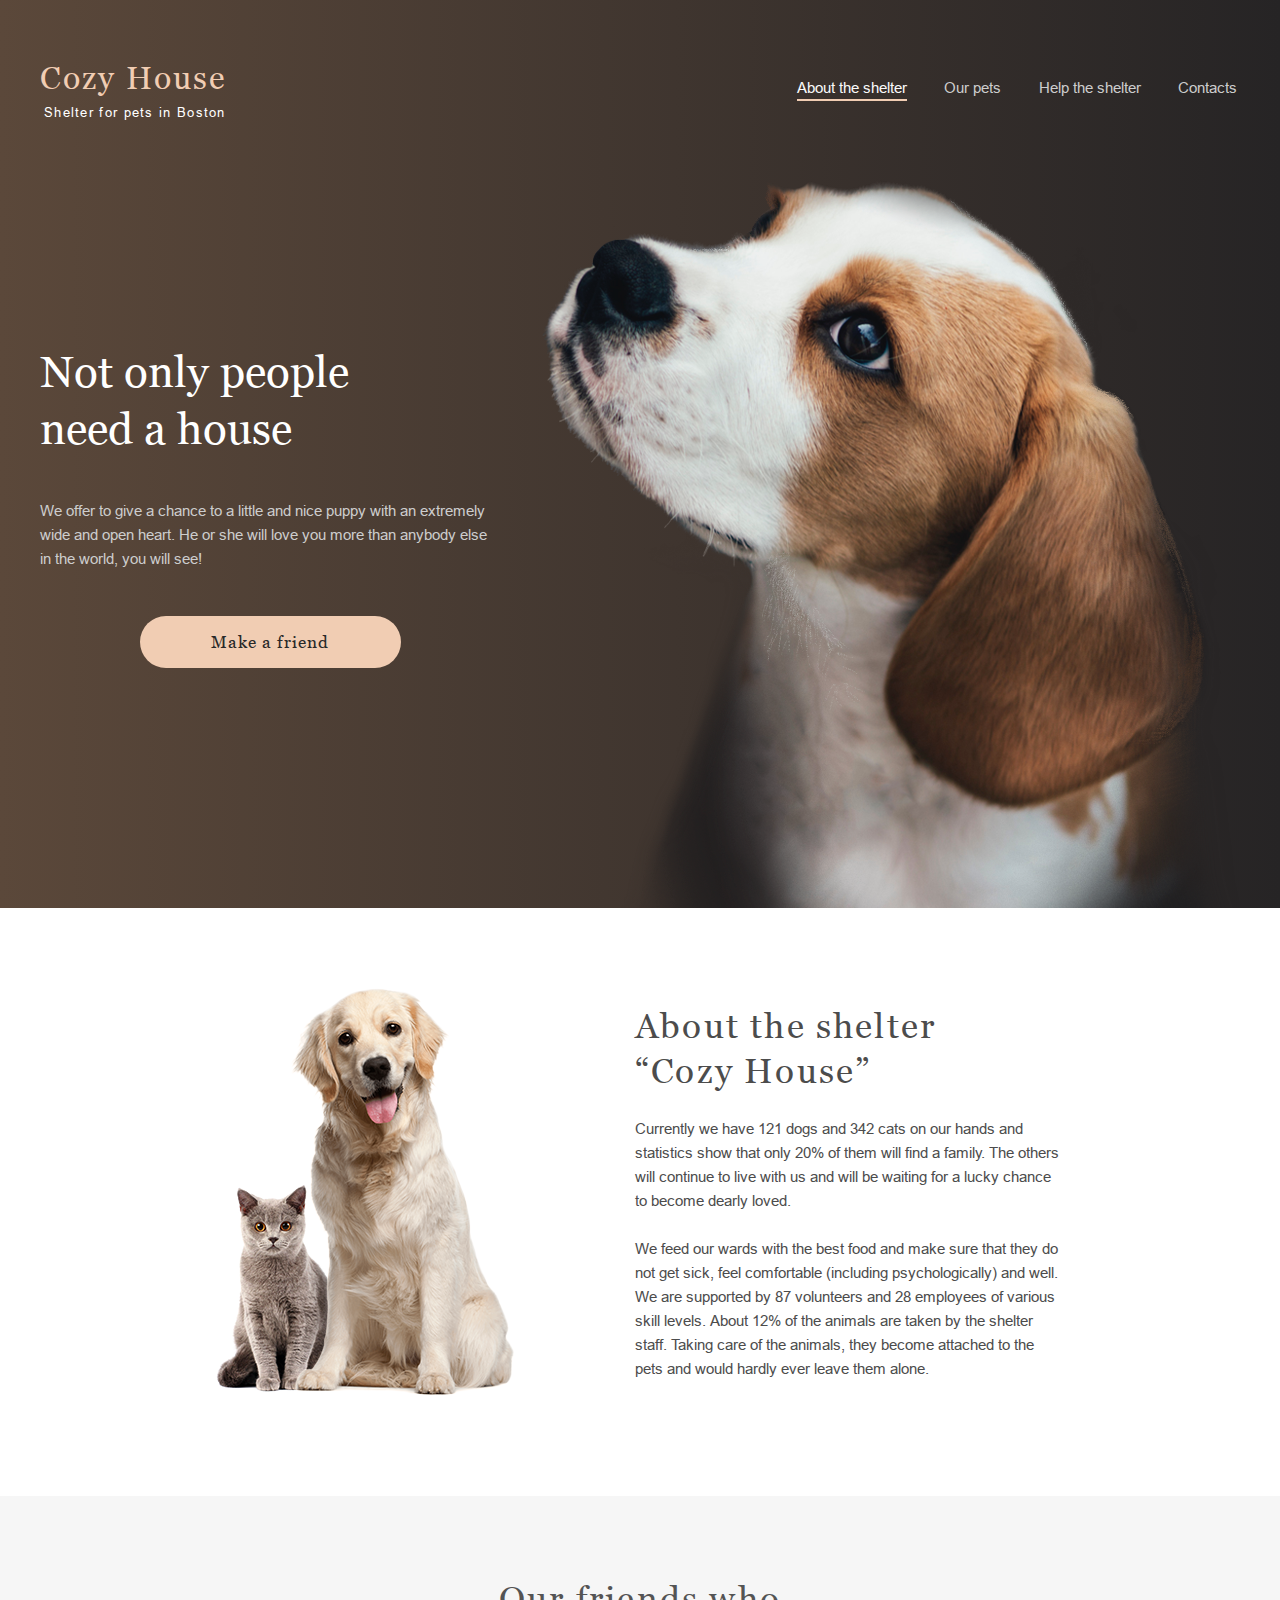
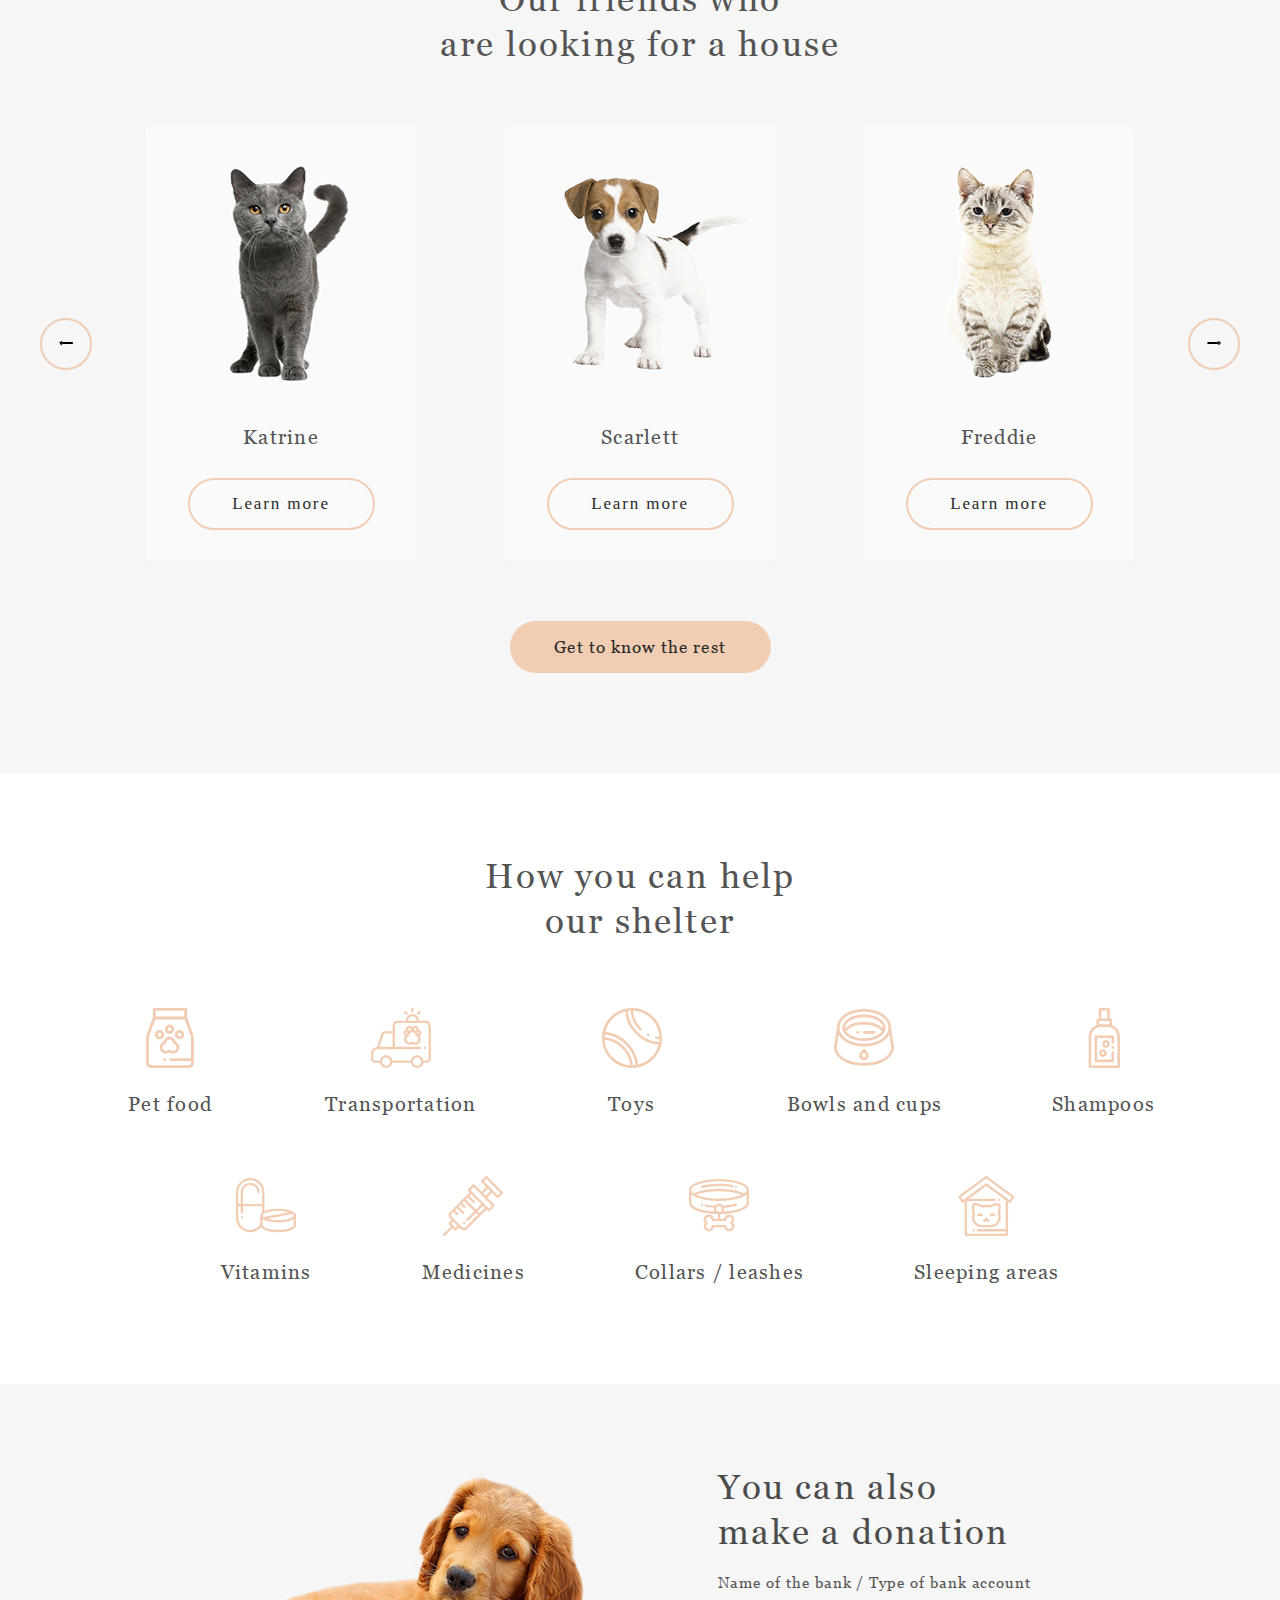
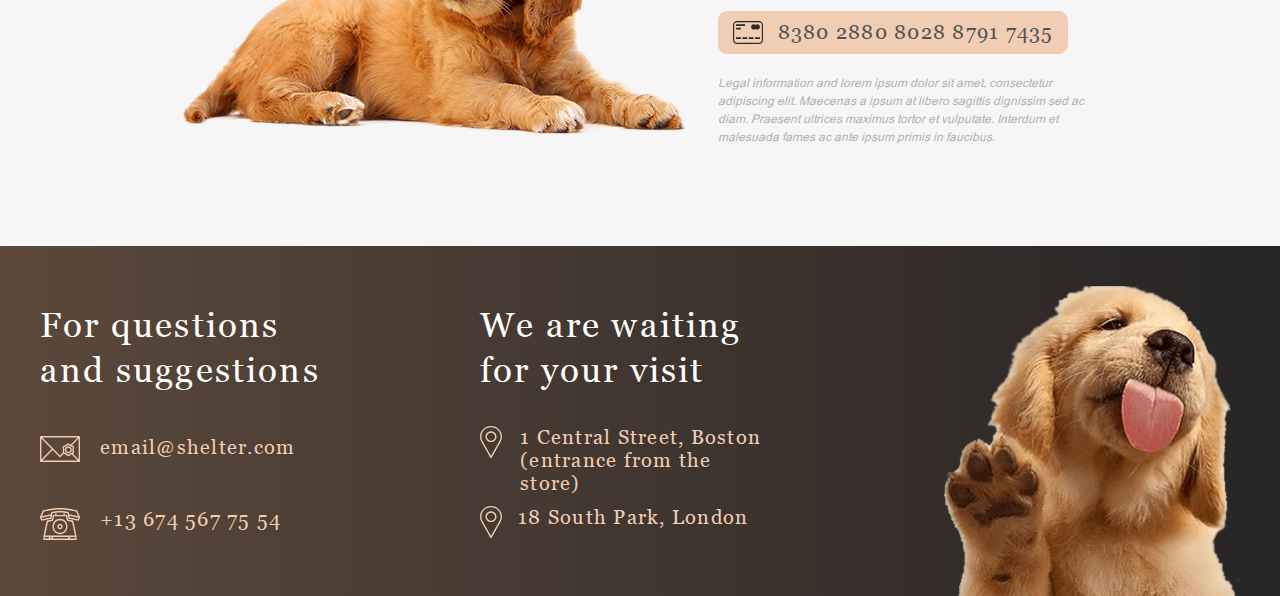
<file: pages/main/index.html>
﻿<!DOCTYPE html>
<html lang="en">
<head>
	<meta charset="UTF-8">
	<meta name="viewport" content="width=device-width, initial-scale=1.0">
	<title>shelter</title>
	<link rel="stylesheet" href="style.css">
  <link rel="stylesheet" href="../popup.css">
  <link rel="icon" href="../../assets/images/favicon.png"/>

  <link rel="preconnect" href="https://fonts.googleapis.com">
  <link rel="preconnect" href="https://fonts.gstatic.com" crossorigin>
  <link href="https://fonts.googleapis.com/css2?family=Forum&display=swap" rel="stylesheet">
  <link rel="preconnect" href="https://fonts.gstatic.com">  
  <link href="https://fonts.googleapis.com/css2?family=Roboto:wght@100;300;500;700&display=swap" rel="stylesheet">

</head>
<body class="body">

  <section class="start-screen">

    <header class="header">

      <nav class="nav-header">

        <ul class="flex-header">
          <li><a class="a-header accent" href="index.html">About the shelter</a></li>
          <li><a class="a-header" href="../pets/index.html">Our pets</a></li>
          <li><a class="a-header" href="#help">Help the shelter</a></li>
          <li><a class="a-header" href="#contacts">Contacts</a></li>
        </ul>

        <input id="menu-toggle-nav" type="checkbox" />
        <label class="menu-nav" for="menu-toggle-nav">
          <span></span>
        </label>

        <div class="menu-area">
          <ul class="menu-box">
            <li><a class="menu-item accent" href="index.html">About the shelter</a></li>
            <li><a class="menu-item" href="../pets/index.html">Our pets</a></li>
            <li><a class="menu-item" href="#help">Help the shelter</a></li>
            <li><a class="menu-item" href="#contacts">Contacts</a></li>
          </ul>
        </div>

      </nav>

      <button class="logo">
        <h2 class="title">Cozy House</h2>
        <div class="subtitle">Shelter for pets in Boston</div>
      </button>

    </header>

    <div class="start-screen-content">
      <div class="content-start">
        <h1 class="heading-start">Not only people need a house</h1>
        <h6 class="subheading-start">We offer to give a chance to a little and nice puppy with an extremely wide and open heart. He or she will love you more than anybody else in the world, you will see!</h6>
        <button class="button_primary button_pets">Make a friend</button>
      </div>
      <div class="start-screen-puppy"></div>
    </div>

  </section>
  <section class="about" id="about">

    <div class="cont-about">

      <div class="about-pets"></div>
      <div class="content-about">
        <h2 class="heading-about">About the shelter “Cozy House”</h2>
        <h6 class="subheading-about">Currently we have 121 dogs and 342 cats on our hands and statistics show that only 20% of them will find a family. The others will continue to live with us and will be waiting for a lucky chance to become dearly loved.</h6>
        <h6 class="subheading-about">We feed our wards with the best food and make sure that they do not get sick, feel comfortable (including psychologically) and well. We are supported by 87 volunteers and 28 employees of various skill levels. About 12% of the animals are taken by the shelter staff. Taking care of the animals, they become attached to the pets and would hardly ever leave them alone.</h6>
      </div>
      
    </div>
    
  </section>

  <section class="pets" id="pets">
    <div class="cont-pets">

      <h2 class="heading-pets">Our friends who <br> are looking for a house</h2>
      <div class="slider">

        <button class="svg_circle svg_circle1280" id="left">
          <img class="nav-img" src="../../assets/svg/arrow-left.svg" alt="">
        </button>  
        <button class="svg_circle svg_circle1280 before" id="right">
          <img src="../../assets/svg/arrow-right.svg" alt="">
        </button>  

      </div>   

      <div class="buttons-320">
        <button class="svg_circle button_left320" id="left">
          <img class="nav-img" src="../../assets/svg/arrow-left.svg" alt="">
        </button>
        <button class="svg_circle button_right320" id="right">
          <img src="../../assets/svg/arrow-right.svg" alt="">
        </button>
      </div>
      <button class="button_primary button_pets">Get to know the rest</button>

    </div>    

  </section>

  <section class="help" id="help">
    <div class="cont-help">
      <h2 class="heading-help">How you can help <br> our shelter</h2>
      <div class="list">
        <div class="icon-help">
          <button class="svg-help">
            <img src="../../assets/svg/icon-pet-food.svg" alt="">
          </button>  
          <h4 class="text-help">Pet food</h4>
        </div>
        <div class="icon-help"> 
          <button class="svg-help"> 
            <img src="../../assets/svg/transportation.svg" alt="">
          </button>  
          <h4 class="text-help">Transportation</h4>
        </div>
        <div class="icon-help"> 
          <button class="svg-help">
            <img src="../../assets/svg/toys.svg" alt="">
          </button>  
          <h4 class="text-help">Toys</h4>
        </div>
        <div class="icon-help">
          <button class="svg-help">
            <img src="../../assets/svg/bowls-and-cups.svg" alt="">
          </button>  
          <h4 class="text-help">Bowls and cups</h4>
        </div>
        <div class="icon-help">
          <button class="svg-help">
            <img src="../../assets/svg/shampoos.svg" alt="">
          </button>  
          <h4 class="text-help">Shampoos</h4>
        </div>
        <div class="icon-help">
          <button class="svg-help">
            <img src="../../assets/svg/vitamins.svg" alt="">
          </button>  
          <h4 class="text-help">Vitamins</h4>
        </div>
        <div class="icon-help">
          <button class="svg-help">
            <img src="../../assets/svg/medicines.svg" alt="">
          </button>  
          <h4 class="text-help">Medicines</h4>
        </div>
        <div class="icon-help">
          <button class="svg-help">
            <img src="../../assets/svg/collars-or-leashes.svg" alt="">
          </button>  
          <h4 class="text-help">Collars / leashes</h4>
        </div>
        <div class="icon-help">
          <button class="svg-help">
            <img src="../../assets/svg/sleeping-area.svg" alt="">
          </button>  
          <h4 class="text-help">Sleeping areas</h4>
        </div>
      </div>
    </div>
  </section>

  <section class="donation">
    <div class="cont-donation">

      <div class="donation-dog"></div>
      <div class="content-donation">
        <h2 class="heading-donation">You can also make a donation</h2>
        <h5 class="subheading-donation-name">Name of the bank / Type of bank account</h5>
        <div class="credit-card-content">
          <div class="svg-donation">
            <img src="../../assets/svg/credit-card.svg" alt="">
          </div> 
          <a class="subheading-donation-svg">8380 2880 8028 8791 7435</a>
        </div>
        <div class="subheading-donation-down">Legal information and lorem ipsum dolor sit amet, consectetur adipiscing elit. Maecenas a ipsum at libero sagittis dignissim sed ac diam. Praesent ultrices maximus tortor et vulputate. Interdum et malesuada fames ac ante ipsum primis in faucibus.</div>
      </div>

    </div>    
  </section>

  <section class="footer-puppy" id="contacts">
    <div class="cont-footer">

      <div class="content-footer">
        <h2 class="heading-footer">For questions and suggestions</h2>
        <div class="contacts">
          <div class="svg-footer">
            <img src="../../assets/svg/mail.svg" alt="">
          </div> 
          <a class="subheading-footer" href="mailto:email@shelter.com">email@shelter.com</a>
        </div>
        <div class="contacts-down">
          <div class="svg-footer">
            <img src="../../assets/svg/phone.svg" alt="">
          </div> 
          <a class="subheading-footer" href="tel:+13 674 567 75 54">+13 674 567 75 54</a>
        </div>
      </div>
      <div class="content-footer-right">
        <h2 class="heading-footer">We are waiting for your visit</h2>
        <div class="contacts-right">
          <div class="svg-footer">
            <img src="../../assets/svg/pin.svg" alt="">
          </div> 
          <a class="subheading-footer-right-up" href="https://www.google.com/maps/@105.585444,13.007813,6z" target="blank" id="map">1 Central Street, Boston <br> (entrance from the store)</a>
        </div>
        <div class="contacts-right">
          <div class="svg-footer">
            <img src="../../assets/svg/pin.svg" alt="">
          </div> 
          <a class="subheading-footer-right" href="https://www.google.com/maps/@50.585444,27.007813,6z" target="blank">18 South Park, London</a>
        </div>
      </div>
      <div class="footer-dog"></div>

    </div>    
  </section>

  <div id="popup" class="popup">
    <a href="#pets" class="popup-area"></a>
    <div class="popup-body">
      <div class="popup-content">
        <button class="popup-close">&times</button>
        <div class="m-modal">
          <div class="m-img"></div>
          <div class="m-card">
            <h2 class="m-name">Jennifer</h2>
            <h4 class="m-type">Dog - Labrador</h4>
            <h5 class="m-description">Jennifer is a sweet 2 months old Labrador that is patiently waiting to find a new forever home. This girl really enjoys being able to go outside to run and play, but won't hesitate to play up a storm in the house if she has all of her favorite toys</h5>
            <ul class="ul-pet">
              <li class="li-pet"><h5><div class="m-bold">Age:</div><div class="m-age"></div></h5></li>
              <li class="li-pet"><h5><div class="m-bold">Inoculations:</div><div class="m-inoculations">none</div></h5></li>
              <li class="li-pet"><h5><div class="m-bold">Diseases:</div><div class="m-diseases">none</div></h5></li>
              <li class="li-pet"><h5><div class="m-bold">Parasites:</div><div class="m-parasites"></div></h5></li>
            </ul>
          </div>
        </div>
      </div>
    </div>
  </div>

  <script src="../pets.js"></script>  
  <script src="../script.js"></script>  

</body>
</html>
</file>
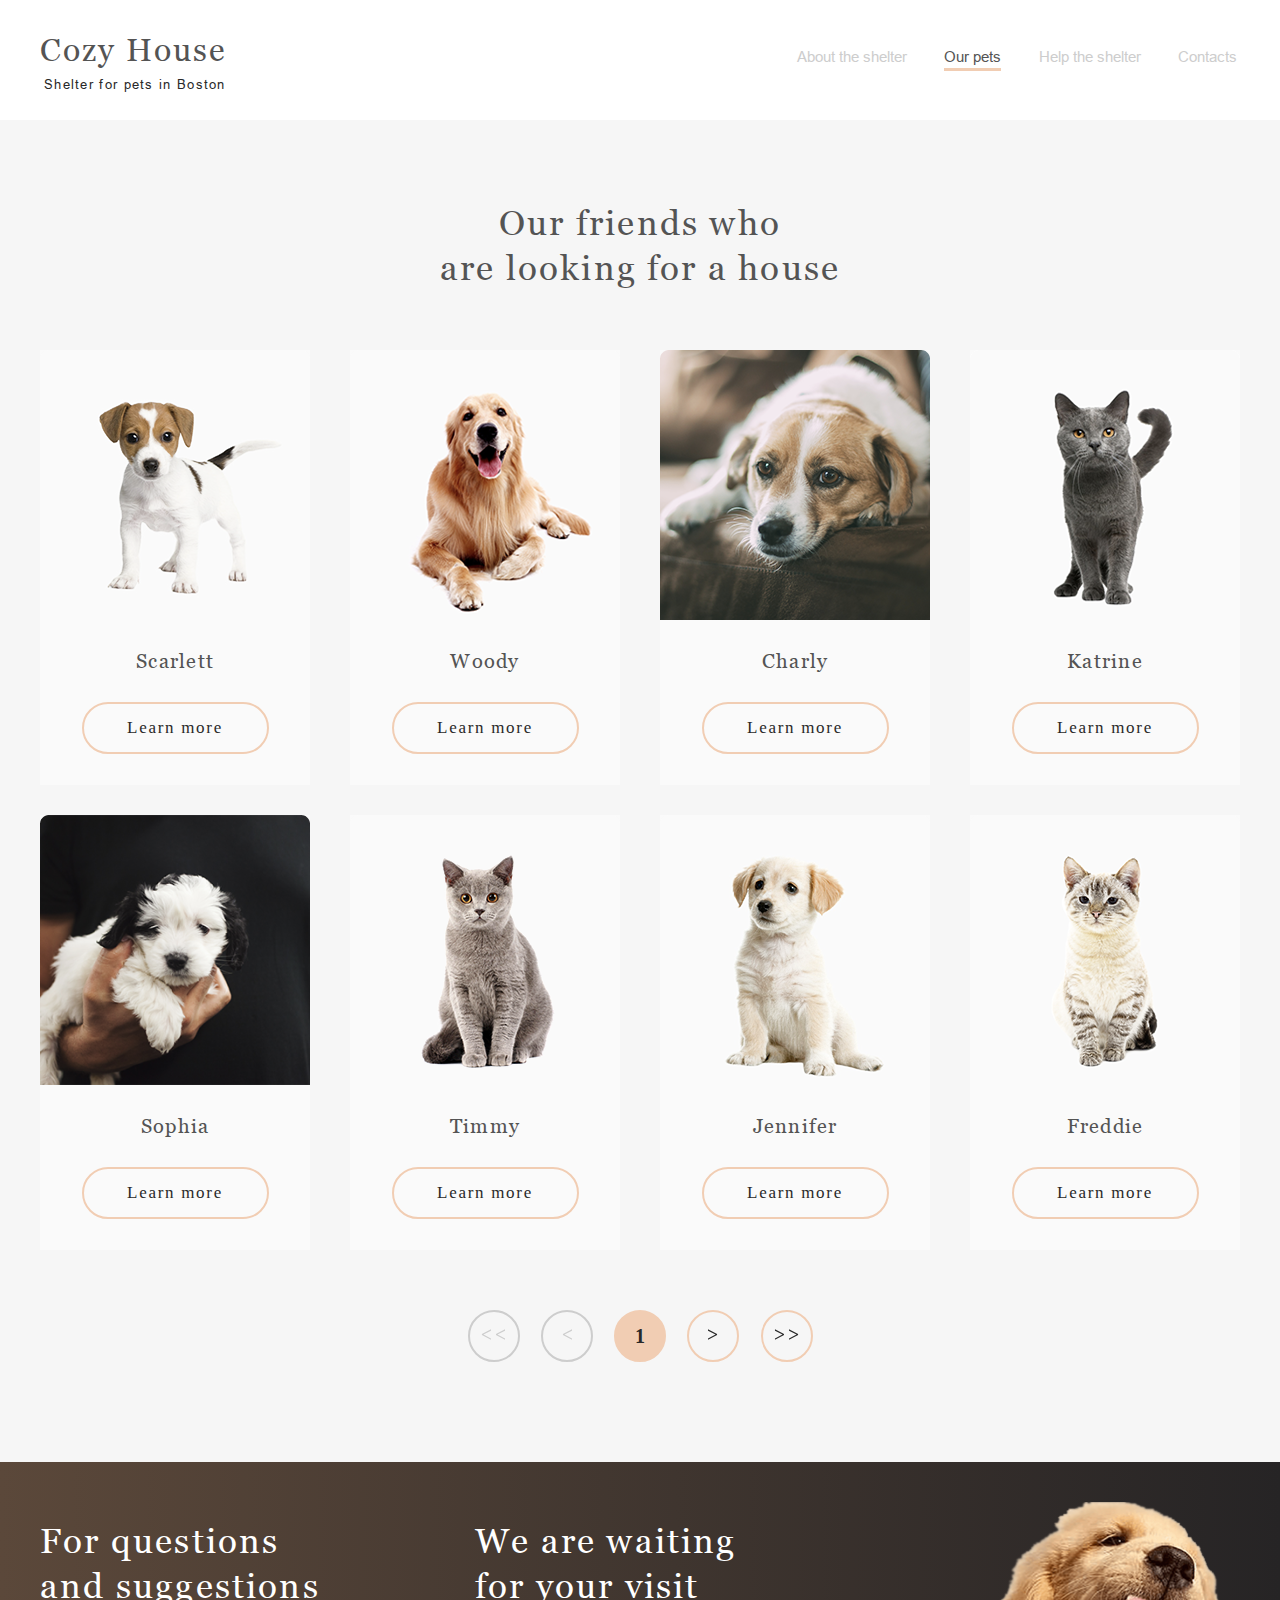
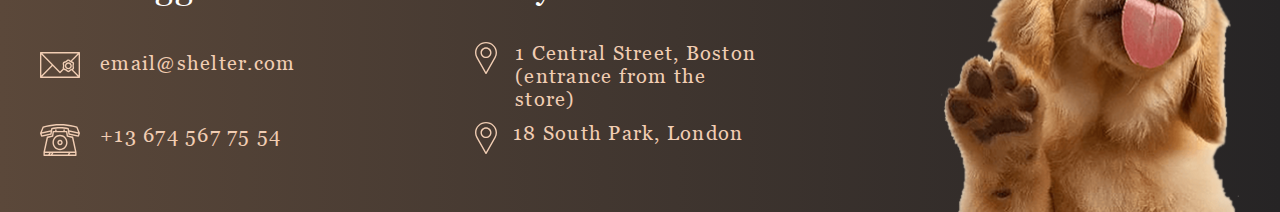
<file: pages/pets/index.html>
<!DOCTYPE html>
<html lang="en">
<head>
	<meta charset="UTF-8">
	<meta name="viewport" content="width=device-width, initial-scale=1.0">
	<title>shelter</title>
	<link rel="stylesheet" href="style.css" />
  <link rel="stylesheet" href="../popup.css">
  <link rel="icon" href="../../assets/images/favicon.png"/>

  <link rel="preconnect" href="https://fonts.googleapis.com">
  <link rel="preconnect" href="https://fonts.gstatic.com" crossorigin>
  <link href="https://fonts.googleapis.com/css2?family=Forum&display=swap" rel="stylesheet">
  <link rel="preconnect" href="https://fonts.gstatic.com">  
  <link href="https://fonts.googleapis.com/css2?family=Roboto:wght@100;300;500;700&display=swap" rel="stylesheet">

</head>
<body class="body">

  <section class="start-screen">

  	<header class="header">

      <nav class="nav-header">

        <ul class="flex-header">
          <li><a class="a-header" href="../main/index.html">About the shelter</a></li>
          <li><a class="a-header accent" href="index.html">Our pets</a></li>
          <li><a class="a-header help" href="../main/index.html#help">Help the shelter</a></li>
          <li><a class="a-header" href="#contacts">Contacts</a></li>
        </ul>

        <input id="menu-toggle-nav" type="checkbox" />
        <label class="menu-nav" for="menu-toggle-nav">
          <span></span>
        </label>

        <div class="menu-area">
          <ul class="menu-box">
            <li><a class="menu-item" href="../main/index.html">About the shelter</a></li>
            <li><a class="menu-item accent" href="index.html">Our pets</a></li>
            <li><a class="menu-item" href="../main/index.html#help">Help the shelter</a></li>
            <li><a class="menu-item" href="#contacts">Contacts</a></li>
          </ul>
        </div>

      </nav>

      <button class="logo">
        <h1 class="title">Cozy House</h1>
        <div class="subtitle">Shelter for pets in Boston</div>
      </button>

  	</header>

  </section>

  <section class="pets" id="pets">
    <div class="cont-pets">

      <h2 class="heading-pets">Our friends who <br> are looking for a house</h2>
      <div class="slider">
        <div class="cont-card">
<!--                                               
           <div class="card">
            <div class="card_img pet_img0"></div>
            <h6 class="subheading-pets pet_name0">Katrine</h6>
            <button class="btn_pet" id="0">Learn more</button>
          </div>
          <div class="card">
            <div class="card_img pet_img1"></div>
            <h6 class="subheading-pets pet_name1">Jennifer</h6>
            <button class="btn_pet" id="1">Learn more</button>
          </div>
          <div class="card">
            <div class="card_img pet_img2"></div>
            <h6 class="subheading-pets pet_name2">Woody</h6>
            <button class="btn_pet" id="2">Learn more</button>
          </div>
          <div class="card card-320">
            <div class="card_img pet_img3"></div>
            <h6 class="subheading-pets pet_name3">Sophia</h6>
            <button class="btn_pet" id="3">Learn more</button>
          </div>
          <div class="card card-320">
            <div class="card_img pet_img4"></div>
            <h6 class="subheading-pets pet_name4">Timmy</h6>
            <button class="btn_pet" id="4">Learn more</button>
          </div>
          <div class="card card-320">
            <div class="card_img pet_img5"></div>
            <h6 class="subheading-pets pet_name5">Charly</h6>
            <button class="btn_pet" id="5">Learn more</button>
          </div>
          <div class="card card-768 card-320">
            <div class="card_img pet_img6"></div>
            <h6 class="subheading-pets pet_name6">Scarlett</h6>
            <button class="btn_pet" id="6">Learn more</button>
          </div>
          <div class="card card-768 card-320">
            <div class="card_img pet_img7"></div>
            <h6 class="subheading-pets pet_name7">Freddie</h6>
            <button class="btn_pet" id="7">Learn more</button>
          </div>
-->                               
        </div>
      </div>

      <div class="cont-buttons">
        
        <button class="svg_nav svg_left svg_left_hover" id="first">
          <svg width="25" height="11" viewBox="0 0 25 11" fill="none" xmlns="http://www.w3.org/2000/svg">
          <path d="M9.94687 10.7852L0.913671 6.08789V4.98438L9.94687 0.287109V1.625L2.43711 5.53125L9.94687 9.44727V10.7852ZM24.018 10.7852L14.9848 6.08789V4.98438L24.018 0.287109V1.625L16.5082 5.53125L24.018 9.44727V10.7852Z"/>
          </svg>
        </button>

        <button class="svg_nav svg_left svg_left_hover" id="left">
          <svg width="10" height="11" viewBox="0 0 10 11" fill="none" xmlns="http://www.w3.org/2000/svg">
          <path d="M9.98242 10.7852L0.949219 6.08789V4.98438L9.98242 0.287109V1.625L2.47266 5.53125L9.98242 9.44727V10.7852Z"/>
          </svg>  
        </button>

        <button class="center" id="center">1</button>

        <button class="svg_nav svg_right svg_right_hover" id="right">
          <svg width="10" height="11" viewBox="0 0 10 11" fill="none" xmlns="http://www.w3.org/2000/svg">
          <path d="M9.04102 6.08789L0.0078125 10.7852V9.44727L7.51758 5.53125L0.0078125 1.625V0.287109L9.04102 4.98438V6.08789Z"/>
          </svg>
        </button>

        <button class="svg_nav svg_right svg_right_hover" id="last">
          <svg width="25" height="11" viewBox="0 0 25 11" fill="none" xmlns="http://www.w3.org/2000/svg">
          <path d="M10.0055 6.08789L0.972265 10.7852V9.44727L8.48203 5.53125L0.972265 1.625V0.287109L10.0055 4.98438V6.08789ZM24.0766 6.08789L15.0434 10.7852V9.44727L22.5531 5.53125L15.0434 1.625V0.287109L24.0766 4.98438V6.08789Z"/>
          </svg>  
        </button>

      </div>

     
    </div>    
  </section>

  <section class="footer-puppy" id="contacts">
    <div class="cont-footer">

      <div class="content-footer">
        <h2 class="heading-footer">For questions and suggestions</h2>
        <div class="contacts">
          <div class="svg-footer">
            <img src="../../assets/svg/mail.svg" alt="">
          </div> 
          <a class="subheading-footer" href="mailto:ask@htmlbook.ru?subject=Вопрос по HTML">email@shelter.com</a>
        </div>
        <div class="contacts-down">
          <div class="svg-footer">
            <img src="../../assets/svg/phone.svg" alt="">
          </div> 
          <a class="subheading-footer" href="tel:+13 674 567 75 54">+13 674 567 75 54</a>
        </div>
      </div>
      <div class="content-footer-right">
        <h2 class="heading-footer">We are waiting for your visit</h2>
        <div class="contacts-right">
          <div class="svg-footer">
            <img src="../../assets/svg/pin.svg" alt="">
          </div> 
          <a class="subheading-footer-right-up" href="https://www.google.com/maps/@45.585444,13.007813,6z" target="blank" id="map">1 Central Street, Boston <br> (entrance from the store)</a>
        </div>
        <div class="contacts-right">
          <div class="svg-footer">
            <img src="../../assets/svg/pin.svg" alt="">
          </div> 
          <a class="subheading-footer-right" href="https://www.google.com/maps/@42.585444,13.007813,6z" target="blank">18 South Park, London</a>
        </div>
      </div>
      <div class="footer-dog"></div>

    </div>    
  </section>

  <div id="popup" class="popup">
    <a href="#pets" class="popup-area"></a>
    <div class="popup-body">
      <div class="popup-content">
        <button class="popup-close">&times</button>
        <div class="m-modal">
          <div class="m-img"></div>
          <div class="m-card">
            <h2 class="m-name">Jennifer</h2>
            <h4 class="m-type">Dog - Labrador</h4>
            <h5 class="m-description">Jennifer is a sweet 2 months old Labrador that is patiently waiting to find a new forever home. This girl really enjoys being able to go outside to run and play, but won't hesitate to play up a storm in the house if she has all of her favorite toys</h5>
            <ul class="ul-pet">
              <li class="li-pet"><h5><div class="m-bold">Age:</div><div class="m-age"></div></h5></li>
              <li class="li-pet"><h5><div class="m-bold">Inoculations:</div><div class="m-inoculations">none</div></h5></li>
              <li class="li-pet"><h5><div class="m-bold">Diseases:</div><div class="m-diseases">none</div></h5></li>
              <li class="li-pet"><h5><div class="m-bold">Parasites:</div><div class="m-parasites"></div></h5></li>
            </ul>
          </div>
        </div>
      </div>
    </div>
  </div>

  <script src="../pets.js"></script>  
  <script src="../script.js"></script>  

</body>
</html>
</file>
<file: pages/main/style.css>
/*Обнуление*/
*{padding: 0;margin: 0;border: 0;}
*,*:before,*:after{-moz-box-sizing: border-box;-webkit-box-sizing: border-box;box-sizing: border-box;}
:focus,:active{outline: none;}
a:focus,a:active{outline: none;}
nav,footer,header,aside{display: block;}
html,body{height:100%;width:100%;font-size:100%;line-height:1;font-size:14px;-ms-text-size-adjust:100%;-moz-text-size-adjust:100%;-webkit-text-size-adjust:100%;}
input,button,textarea{font-family:inherit;}
input::-ms-clear{display: none;}
button{cursor: pointer;}
button::-moz-focus-inner {padding:0;border:0;}
a,a:visited{text-decoration: none;}
a:hover{text-decoration: none;}
ul li{list-style: none;}
img{vertical-align: top;}
h1,h2,h3,h4,h5,h6{font-size:inherit;font-weight: inherit;}
/*--------------------*/

:root {
  --color-primary: #F1CDB3;
  --color-primary-light: #FDDCC4;

  --color-background: #5B483A;
  --gradient-0: rgb(91, 72, 58);
  --gradient-100: rgb(38, 36, 37);

  --color-dark-s: #CDCDCD;
  --color-dark-m: #B2B2B2;
  --color-dark-l: #545454;
  --color-dark-xl: #4C4C4C;
  --color-dark-3xl: #292929;

  --color-light-s: #FAFAFA;
  --color-light-l: #F6F6F6;
  --color-light-xl : #FFFFFF;
}

@font-face {
  font-family: Georgia;
  src: url("../../assets/fonts/georgia.ttf");
}

@font-face {
  font-family: Arial;
  src: url("../../assets/fonts/arial.ttf");
}

html {
  scroll-behavior: smooth;
}

html{
/*  min-height: 1400px;*/
/*  background-color: var(--color-background);*/
/*  width: 100%;*/
  background: linear-gradient(to right, var(--gradient-0) 0%, var(--gradient-100) 100%);
}

body {
  max-width: 1280px;
  margin: 0 auto;
  background-color: var(--color-light-xl);
}

.a-header {
  cursor: pointer;	
}

h1, h2, h4, h6, h5,
.subheading-donation-svg,
.subheading-footer-right-up,
.subheading-footer-right,
.subheading-footer,
.button_primary,
.title {
  font-family: Georgia;
  font-style: normal;
  font-size: 44px;
  line-height: 57px;
	text-align: left;
	vertical-align: center;

  color: var(--color-dark-s);
}

h2 {
  font-size: 35px;
  line-height: 45px;
}

h4,
.subheading-footer-right-up,
.subheading-footer-right,
.subheading-donation-svg,
.subheading-footer {
  font-size: 20px;
  line-height: 23px;
	text-align: center;
}

h5 {
  font-size: 15px;
  line-height: 17px;
}

h6 {
  font-size: 15px;
  line-height: 24px;
}

.a-header,
.menu-item,
.subtitle,
.subheading-start,
.subheading-about,
.subheading-donation-down {
	font-family: Arial;
	font-style: normal;
	font-size: 15px;
	line-height: 24px;
	text-align: left;
	vertical-align: top;

	color: var(--color-dark-s);
	cursor: pointer;
}

.a-header:hover {
	color: var(--color-light-s);
}


/*
input::-webkit-input-placeholder { 
  color: var(--font-gold);
}
input::-moz-placeholder { 
  color: var(--font-gold);
}
textarea::-webkit-input-placeholder { 
  color: var(--font-gold);
}
textarea::-moz-placeholder { 
  color: var(--font-gold);
}
*/
.start-screen {
  height: auto;
/*
	background: #5b483a; 
	background: -moz-linear-gradient(left,  #5b483a 0%, #262425 100%); 
	background: -webkit-linear-gradient(left,  #5b483a 0%,#262425 100%); 
	background: linear-gradient(to right,  #5b483a 0%,#262425 100%); 
	filter: progid:DXImageTransform.Microsoft.gradient( startColorstr='#5b483a', endColorstr='#262425',GradientType=1 ); */

	background: linear-gradient(to right, var(--gradient-0) 0%, var(--gradient-100) 100%);

  background-position: center center;
  padding: 60px 30px 0 40px;
/*  padding: 60px 0 0 0 ;*/
}

.header {
	height: 60px;
	padding: 16px 0;
}

.nav-header {
	display: flex;
	justify-content: flex-end;
/*	margin: 16px 0;*/
}

.flex-header {
  display: flex;
	justify-content: space-between;

	width: 440px;
	height: 27px;
}

.flex-header .accent {
	border-bottom: 2px var(--color-primary) solid;
  color: var(--color-light-s);
	padding: 0 0 3px 0;
}

.logo {
  position: relative;
  top: -43px;
	width: 200px;
	height: 60px;
  background-color: transparent;
  z-index: 2;
}

.title {
	width: 195px;
	height: 35px;

  font-size: 32px;	
  line-height: 35px;
	text-align: left;
	vertical-align: center;
  letter-spacing: calc(1em/16);
  color: var(--color-primary);
}

.subtitle {
	width: 195px;
	height: 15px;

	font-size: 13px;
	line-height: 15px;
	text-align: left;
	vertical-align: center;
  letter-spacing: calc(1em/10);

	margin: 10px 0 0 4px;
  color: var(--color-light-xl);
}

#menu-toggle-nav,
#menu-toggle {
  opacity: 0;
}

.menu-nav {
  display: flex;
  align-items: center;
  height: 24px;
  visibility: hidden;
  z-index: 2;

/*  margin: 0 64px 0 8px;*/
}

.menu-nav > span,
.menu-nav > span::before,
.menu-nav > span::after {
  display: block;
  position: absolute;
  height: 2px;
}

.menu-nav > span::before {
  content: "";
  top: -10px;
}

.menu-nav > span::after {
  content: "";
  top: 10px;
}

.menu-area {
  display: flex;
  justify-content: flex-end;
  position: fixed;
  visibility: hidden;

  width: 100%;
  height: 105%;
  left: 0;
  background-color: rgba(29, 29, 29, 0.6);
  margin: -45px auto 0;

  z-index: 1;
}

.menu-box {
  position: absolute;
  width: 320px;
  height: 100%;
  left: 105%;

  padding: 208px 0 0 0;
  background-color: var(--gradient-100);
}

.menu-box li {
  margin: 43px auto 0;
  text-align: center;
}

.menu-item {
  font-size: 32px;
  line-height: 51px;
  color: var(--color-dark-s);
}

.menu-box .accent {
  border-bottom: 2px solid var(--color-primary);
  color: var(--color-light-s);
}

#menu-toggle-nav:checked ~ .menu-nav > span {
  transform: rotate(90deg);
}

#menu-toggle-nav:checked ~ .menu-area {
/*  visibility: visible;*/
}

#menu-toggle-nav:checked ~ .menu-box {
/*  left: 20%;*/
}

/*
@keyframes slidein {
  from {
    margin-left: 100%;
    width: 100%;
  }

  to {
    margin-left: 0%;
    width: 100%;
  }
}
*/
.menu-nav > span,
.menu-nav > span::before,
.menu-nav > span::after {
  transition-duration: 1s;
}
.menu-box {
  transition-duration: 1s;
}
.menu-item {
  transition-duration: 1s;
}

.start-screen-content {
	display: flex;
	justify-content: space-between;
	flex-wrap: wrap;

	padding: 60px 0 0 0;
}

.content-start {
  display: flex;
  flex-direction: column;
  align-items: left;

  width: 460px;
  height: 364px;
  margin: 163px 0 0 0;
}

.heading-start {
	width: 310px;
	height: 114px;
	color: var(--color-light-xl);
}

.subheading-start {
	width: 460px;
	height: 72px;

	margin: 42px 0 0 0;
}

.button_primary {
  width: 207px;
  height: 52px;
  border-radius: 100px;

  background-color: var(--color-primary);
  color: var(--color-dark-3xl);

	font-size: 17px;
	line-height: 130%;
	text-align: center;
	vertical-align: top;
	letter-spacing: calc(1em/16);

  margin: 42px 0 0 0;
  cursor: pointer;
}

.button_primary:hover {
  background-color: var(--color-primary-light);
}

.button_primary a {
  color: var(--color-dark-3xl);
}

.btn_pet {
  width: 187px;
  height: 52px;
  border-radius: 100px;

  border: 2px solid var(--color-primary);
  background-color: var(--color-light-s);
  color: var(--color-dark-3xl);

	font-size: 17px;
	line-height: 22px;
	text-align: center;
	vertical-align: top;
	letter-spacing: calc(1em/9);

  margin: 30px 0 0 0;
}

.btn_pet:hover {
/*  border: 2px solid var(--color-primary-light);
  background-color: var(--color-primary-light);*/
}

.start-screen-puppy {
	width: 698px;
/*	width: 60%;*/
  height: 728px;
  background: url("../../assets/images/start-screen-puppy.png") 0 0/contain  no-repeat;
  margin: 0 10px 0 0;

  background-position: center center;
}

.about {
	height: auto;
	padding: 80px 40px 100px 40px;
	background-color: var(--color-light-xl);
}

.cont-about {
	display: flex;
	justify-content: center; 
 	flex-wrap: wrap;

 	padding: 0 auto;
/*	margin: 80px 40px 100px 40px;*/
}

.about-pets {
	width: 300px;
  height: 408px;
  background: url("../../assets/images/about-pets.png") no-repeat;
/*	margin: 0 auto;*/
}

.content-about {
  display: flex;
  flex-direction: column;
  
  width: 430px;
  height: 380px;
  margin: 15px 0 0 120px;
}

.heading-about {
	width: 370px;
	height: 90px;
	letter-spacing: calc(1em/16);
	color: var(--color-dark-xl);
}

.subheading-about {
	width: 430px;
	color: var(--color-dark-xl);

	margin: 24px 0 0 0;
}

.pets {
  width: 100%;
	height: auto;
	padding: 80px 40px 100px 40px;
	background-color: var(--color-light-l);
}

.cont-pets {
  display: flex;
  flex-direction: column;
  align-items: center;
}

.heading-pets {
	height: 90px;

  letter-spacing: calc(1em/16);
	text-align: center;
	color: var(--color-dark-l);
}

.slider {
  display: flex;
  justify-content: space-between;
  align-items: center;

  width: 100%;
  margin: 45px 0 0 0;
}

.svg_circle,
.button_right,
.button_left320,
.button_right320 {
  border-radius: 100px;
  border: 2px solid var(--color-primary);
  background-color: transparent;
  color: var(--color-dark-3xl);

  width: 52px;
  height: 52px;
/*  margin: 0 53px 0 0;*/
}

.svg_circle:hover,
.button_right:hover,
.button_left320:hover,
.button_right320:hover {
  border: 2px solid var(--color-primary-light);
  background-color: var(--color-primary-light);
}

.button_right,
.button_right320 {
/*  margin: 0 0 0 53px;*/
}

.buttons-320 {
	display: none;
/*	visibility: hidden;
	height: 0px;*/
}
/*
.cont-card {
  display: flex;
  justify-content: space-between;
  width: 100%;
}
*/
.card {
  display: flex;
  flex-direction: column;	
  align-items: center;

  width: 270px;
  height: 435px;

  background-color: var(--color-light-s);
	margin: 15px 0;

  cursor: pointer;	
/*	margin: 0 90px;*/
}

.card:hover .btn_pet {
  border: 2px solid var(--color-primary-light);
  background-color: var(--color-primary-light);
}

.card:hover {
/*  border: 2px solid var(--color-primary-light);*/
  background-color: var(--color-light-xl);
}

.card-320 {
	margin: 15px 35px;
}

.card_img {
  width: 270px;
  height: 270px;
  transition-duration: 1s;
}

img {
  margin: 4px 0 0 0;	
}

.subheading-pets {
  font-size: 20px;
  line-height: 22px;
  letter-spacing: calc(1em/16);

  color: var(--color-dark-l);

	margin: 30px auto 0;
}

.button_pets {
	width: 261px;
	margin: 45px auto 0;
}

.help {
	height: auto;
	padding: 80px 40px 100px 40px;
	background-color: var(--color-light-xl);
}

.cont-help {
  display: flex;
  flex-direction: column;
  align-items: center;
}

.heading-help {
	height: 90px;

  letter-spacing: calc(1em/16);
	text-align: center;
	color: var(--color-dark-l);
}

.list {
  display: flex;
  flex-wrap: wrap;
  align-items: center;
  justify-content: center;

  margin: 5px auto 0;
}

.icon-help {
  display: flex;
  flex-direction: column;	
  align-items: center;

  height: 113px;
  margin: 55px 55px 0;
}

.svg-help {
  background-color: transparent;
  width: 90px;
  height: 113px;
}

.text-help {
	color: var(--color-dark-l);
	margin: 25px 0 0 0;
  letter-spacing: calc(1em/16);	
}

.donation {
	height: auto;
	padding: 80px 10px 100px;
	background-color: var(--color-light-l);
}

.cont-donation {
	display: flex;
	justify-content: center; 
 	flex-wrap: wrap;

 	padding: 0 auto;
}

.donation-dog {
	width: 505px;
  height: 261px;
  background: url("../../assets/images/donation-dog.png") no-repeat;
	margin: 11px 0 0 0;
}

.content-donation {
  display: flex;
	justify-content: flex-start; 
  flex-direction: column;
  
  width: 380px;
  margin: 0 0 0 30px;
}

.heading-donation {
	width: 300px;
	height: 90px;
	letter-spacing: calc(1em/16);
	color: var(--color-dark-xl);
}

.subheading-donation-down {
	width: 380px;
	color: var(--color-dark-m);

	font-size: 12px;
	line-height: 18px;
	font-style: italic;

	margin: 20px 0 0 0;
}

.credit-card-content {
	display: flex;
	border-radius: 9px;
	background-color: var(--color-primary);

	width: 350px;
	height: 43px;
	margin: 20px 0 0 0;
}

.subheading-donation-name,
.subheading-donation-svg {
  letter-spacing: calc(1em/16);
	color: var(--color-dark-l);
	margin: 20px 0 0 0;
}

.svg-donation {
	margin: 6px 0 0 15px;
}

.subheading-donation-svg {
	margin: 10px 0 10px 15px;
	cursor: pointer;
}

.credit-card-content:hover {
	text-decoration: underline;
	background-color: var(--color-primary-light);
}

.footer-puppy {
  height: auto;
	background: linear-gradient(to right, var(--gradient-0) 0%, var(--gradient-100) 100%);
	padding: 40px 40px 0;
}

.cont-footer {
	display: flex;
	flex-wrap: wrap;
}

.content-footer,
.content-footer-right {
  display: flex;
  flex-direction: column;
  align-items: left;

  width: 280px;
/*  height: 240px;*/
  margin: 16px 0 0 0;
}

.content-footer-right {
  width: 310px;
  margin: 16px 150px 0 160px;
}

.heading-footer {
	width: 280px;
	height: 90px;
  letter-spacing: calc(1em/16);
  color: var(--color-light-xl);
}

.contacts,
.contacts-down,
.contacts-right {
	display: flex;
	width: 280px;
	margin: 44px 0 0 0;
}

.contacts-down {
	margin: 40px 0 0 0;
}

.contacts-right {
	width: 294px;
	margin: 34px 0 0 0;
}

.svg-footer img {
	margin: 0;
}

.subheading-footer,
.subheading-footer-right,
.subheading-footer-right-up {
	width: auto;
	height: 32px;
  letter-spacing: calc(1em/16);
  color: var(--color-primary);

  margin: 0 0 0 20px;
}

.subheading-footer-right {
	text-align: left;
  margin: 0 0 0 16px;
} 

.subheading-footer-right-up {
	text-align: left;
	height: 46px;
  margin: 0 0 0 18px;
}

.subheading-footer:hover,
.subheading-footer-right:hover,
.subheading-footer-right-up:hover {
	opacity: 0.6;
}

.footer-dog {
	width: 300px;
  height: 310px;
  background: url("../../assets/images/footer-puppy.png") no-repeat;

  background-position: center center;
}

@media (max-width: 1279px) {
	.cont-donation {
		justify-content: center; 
 		flex-wrap: wrap-reverse;
	}

	.card-768 {
		display: none;
	}

	.cont-about {
 		flex-wrap: wrap-reverse;
/*	 	padding: 0 175px;*/
	}

	.card-right {
		height: 0;
		visibility: hidden;
	}
}

@media (max-width: 768px) {
	
	.start-screen {
	  padding: 30px 20px 0 20px;
	}

	.logo {
		left: 10px;
	} 

	.cont-about {
 		flex-wrap: wrap-reverse;
	}

	.content-start {
  	margin: 0 auto;
	}

	.start-screen-puppy {
		width: 569px;
	  height: 593px;
		margin: 60px 0 0 150px;
	}	

	.button_primary {
  	margin: 42px auto 0;
	}

	.about {
		height: 1048px;
		padding: 80px 165px 100px 165px;
		background-color: var(--color-light-xl);
	}

	.about-pets {
		margin: 80px auto 0;
	}

	.content-about {
  	width: 430px;
  	height: 380px;
  	margin: 0 auto;
	}

	.pets {
		padding: 80px 30px 100px 30px;
	}

	.slider {
		 margin: 45px auto 0;
	} 

	.card-320 {
		margin: 15px 0 15px 25px;
	}

	.cont-buttons {
	  margin: 23px 0 0 0;
	}

	.button_arrow_left {
		margin: 0 12px 0 0;
	}
		
	.button_arrow_right {
		margin: 0 0 0 12px;
	}
		
	.button_pets {
		margin: 45px auto 0;
	}

	.help {
		padding: 80px 60px 100px 60px;
	}

	.icon-help {
		width: 170px;
	  margin: 55px auto 0;
	}

	.donation {
/*		width: 100%;*/
		padding: 80px auto 100px;
	}

	.content-donation {
	  margin: 0;
	}

	.donation-dog {
/*		width: */
		margin: 60px 0 0 0;
	}

	.footer-puppy {
		padding: 30px 30px 0 30px;
	}

	.cont-footer {
		justify-content: space-around;
	}

	.content-footer,
	.content-footer-right {
  	margin: 0;
	}

	.footer-dog {
  	margin: 55px 0 0 0;
	}
}

@media (max-width: 767px) {
	
	.start-screen {
  	padding: 0;
	}

	.start-screen-content {
		padding: 90px 0 0;
	}

	.logo {
		margin: -5px 0 0 0;
	} 
	
	.about {
		height: 1048px;
		padding: 80px 50px 100px;
		background-color: var(--color-light-xl);
	}

	.header {
  	margin: 0px 30px;
	}	
	
	.flex-header {
		height: 0;
		visibility: hidden;
	}

	.title {
		width: 190px;
		height: 35px;
		visibility: visible;
	}

  .menu-nav > span,
  .menu-nav > span::before,
  .menu-nav > span::after {
    width: 30px;
	  height: 2px;
  	background-color: var(--color-primary);
  }

  .menu-nav {
    visibility: visible;
  	background-color: transparent;
  	margin: 20px 53px;
  }

  #menu-toggle-nav:checked ~ .menu-box {
    left: 60%;
  }

	.card-768 {
		display: none;
	}

	.card-320 {
		display: none;
	}	

}

@media (max-width: 500px) {
	.start-screen {
  	padding: 0;
	}

	.logo {
	  top: -53px;
		width: 184px;
	}

	.subtitle {
		margin: 10px 0 0 0;
	}

  .header {
  	margin: 0px 10px;
	}

	.nav-header {
		justify-content: space-between;
	/*	width: 100px;*/
	}

	.menu-nav {
 /* 	margin: 20px 0 20px 80px;	*/
	}

	.heading-start {
		width: 220px;
		height: 64px;

		font-size: 25px;
		line-height: 32px;
		text-align: center;
	  letter-spacing: calc(1em/16);
	}

	.content-start {
  	width: 300px;
  	height: 296px;
  	margin: 0 auto;
	  align-items: center;
	}

	.subheading-start {
		width: 300px;
		height: 96px;
		text-align: center;
	}

	.start-screen-puppy {
		width: 260px;
	  height: 271px;

	  margin: 105px 10px 0 50px;

	  background-position: center center;
	}
}

@media (max-width: 450px) {

	h2 {
  	font-size: 25px;
  	line-height: 32px;
	  text-align: center;
	}

	h4,
	.subheading-footer-right-up,
	.subheading-footer-right,
	.subheading-donation-svg {
  	font-size: 15px;
  	line-height: 16px;
	}

	.start-screen {
  	padding: 0;
/*  	opacity: 0.6;*/
	}

  .menu-nav > span,
  .menu-nav > span::before,
  .menu-nav > span::after {
    width: 30px;
	  height: 2px;
/*  	background-color: var(--color-dark-l);*/
  }

  .menu-nav {
    visibility: visible;
  	background-color: transparent;
  	margin: 18px 0 0 0;
  }

	#menu-toggle-nav:checked ~ .menu-box {
	  left: 0%;
	}

	.logo {
	  top: -53px;
		width: 184px;
		left: 0px;
	}

	.subtitle {
		margin: 10px 0 0 0;
	}

  .header {
  	margin: 0px 10px;
/*		justify-content: flex-end;*/
/*		margin: 0 10px 20px 10px;*/
	}

	.nav-header {
		justify-content: space-between;
/*		width: 100px;*/
		margin: 10px 10px 0 0;
	}

	.menu-nav {
  	margin: 20px 44px 20px 37px;	
	}

	.start-screen-content {
		justify-content: flex-start;
		padding: 90px 0 0;
	}

	.heading-start {
		width: 220px;
		height: 64px;
	  letter-spacing: calc(1em/16);
	}

	.content-start {
  	width: 300px;
  	height: 296px;
  	margin: 0 auto;
	  align-items: center;
	}

	.subheading-start {
		width: 300px;
		height: 96px;
		text-align: center;
	}

	.start-screen-puppy {
		width: 260px;
	  height: 271px;
	/*  background: url("../../assets/images/start-screen-puppy.png") 0 0/auto 100% no-repeat;*/
	  margin: 105px 0px 0 40px;

	  background-position: center center;
	}

	.about {
		height: 974px;
		padding: 42px 10px 0 10px;
	}

	.about-pets {
	  width: 260px;
  	height: 353px;
	  background: url("../../assets/images/about-pets.png")  0 0/auto 100% no-repeat;
		margin: 160px auto 0;
	}

	.cont-about {
 		flex-wrap: wrap-reverse;
	}

	.content-about {
  	width: 270px;
  	height: 380px;
  	margin: 0 auto;
	}

	.heading-about {
		width: 270px;
		height: 90px;
	}

	.subheading-about {
		text-align: justify;
		width: 270px;
		margin: 25px 0 0 0;
	}

	.pets {
		padding: 42px 10px 42px 10px;
	}

	.heading-pets {
		height: 64px;
	}

	.button_arrow_left {
		visibility: hidden;
	}
		
	.button_arrow_right {
		visibility: hidden;
	}
/*
	.cont-card {
		justify-content: center;
		padding: 0;
	}
*/
	.card-320,
	.button_left, 
	.button_right {
		display: none;
/*		height: 0;
		visibility: hidden;
		margin: 0;*/
	}

	.slider {
	  margin: 30px auto 0;
	}

	.buttons-320 {
		visibility: visible;
		display: flex;
  	justify-content: space-between;
		width: 180px;
/*		margin: 20px 0 0 0;*/
	}
		
	.button_pets {
		margin: 42px auto 0;
	}

	.help {
		padding: 42px 15px 50px 15px;
	}

	.icon-help {
		width: 130px;
		height: 87px;
	  margin: 30px auto 0;
	}

	.text-help {
		margin: 20px 0 0 0;
	}

	.heading-help {
		width: 230px;
		height: 64px;
	}

	.list {
/*	  align-items: flex-start;*/
  	justify-content: flex-start;
	}

	.donation {
		padding: 42px 10px;
	}

	.cont-donation {
/*		justify-content: center; 
 		flex-wrap: wrap-reverse;*/
	}

	.heading-donation {
	  width: 230px;
		height: 64px;
	}
		
	.content-donation {
	  width: 300px;
	  margin: 0 auto;
	  align-items: center;
	}

	.donation-dog {
		width: 260px;
  	height: 135px;
  	background: url("../../assets/images/donation-dog.png")  0 0/auto 100% no-repeat;
		margin: 42px 20px 0;
	}

	.credit-card-content {
	  width: 280px;
	  margin: 25px 0 0 0;
	}	

	.subheading-donation-name {
	  width: 295px;
		text-align: center;
	  letter-spacing: 0;
	  margin: 25px 0 0 0;
	}

	.subheading-donation-down {
	  width: 280px;
	  text-align: justify;
/*		font-style: italic;*/
	}

	.footer-puppy {
		padding: 30px 10px 0 10px;
	}

	.heading-footer {
		width: 270px;
		height: 64px;
		margin: 0 auto;
	}

	.contacts {
		justify-content: center;
		margin: 45px auto 0;	
	}

	.subheading-footer,
	.subheading-footer-right,
	.subheading-footer-right-up {
		display: block;
		width: 260px;
  	font-size: 20px;
  	line-height: 23px;
	}

	.subheading-footer {
		width: 220px;
	  margin: 0 0 0 10px;
	  text-align: center;
	}

	.contacts,
	.contacts-down {
		display: flex;
		flex-direction: flex-end;
	}

	.cont-footer {
		justify-content: space-around;
		align-items: flex-end;
	}
/*
	.svg-footer-mail {
		display: block;
		margin: 0 0 0 50px;
	}
*/
	.content-footer-right {
		margin: 35px 0 0 0;	
	}

	.contacts-right {
		margin: 46px 0 0 0;
	}

	.contacts-right-down {
		margin: 40px 0 0 0;
	}

	.subheading-footer-right {
		margin: 5px 0 0 20px;
	}

	.subheading-footer-right-up {
		margin: -8px 0 0 18px;
	}

	.footer-dog {
	  background: url("../../assets/images/footer-puppy.png") 0 0/auto 100% no-repeat;
		width: 260px;
		height: 269px;
  	margin: 35px 20px 0;
	}

	.svg_circle1280 {
		visibility: hidden;
	}

}

@media (max-width: 340px) {

	.subheading-footer-right-up {
		margin: -8px 0 0 10px;
	}

	.subheading-footer-right {
		margin: 5px 0 0 10px;
	}

	.content-donation {
	  width: 290px;
	}

	.content-footer-right {
  	width: 290px;
	}

	.slider {
  	display: block;
  	margin: 0;
  	height: 500px;
	}

	.card {
		margin: 0 auto;
	}


}
</file>
<file: pages/popup.css>
.popup {
  position: fixed;
  width: 100%;
  height: 100%;
  background-color: rgba(29, 29, 29, 0.6);
  top: 0;
  left: 0;
  opacity: 0;
  visibility: hidden;
}

.popup-area {
  position: absolute;
  width: 100%;
  height: 100%;
  top: 0;
  left: 0;
}

.popup-body {
  min-height: 100%;
  display: flex;
  align-items: center;
  justify-content: center;
/*  transition: all 0.8s ease 0s;*/
}

.popup-content {
  max-width: 954px;
  height: 554px;

/*  border-radius: 10px;*/
  background-color: transparent;
  position: relative;
/*  display: block;*/
}

.popup-close {
  position: absolute;
  width: 52px;
  height: 52px;
  font-size: 30px;

  border-radius: 100px;
  border: solid 2px var(--color-primary);
  background-color: transparent;
  right: 0px;
/*  top: 10px;*/
}
/*
.popup-close:hover,
.popup-area:hover > .popup-close {
  border: 2px solid var(--color-primary-light);
  background-color: var(--color-primary-light); 
}
*/
.m-modal {
  display: flex;
  width: 900px;
  height: 500px;

  border-radius: 10px;
  margin: 52px 52px 0 0;
  background-color: var(--color-light-s);
 /* border: solid 2px red;*/
}

.m-img {
  width: 488px;
  height: 500px;
/*  background: url("assets/images/jennifer.png") 0px/auto 100% no-repeat;      */
  border-radius: 10px;

  margin: 0 12px 0 0;
}

.m-card {
  display: flex;
  flex-direction: column; 
/*  align-items: center;*/

  width: 355px;
  margin: 40px 0 0;
}

.m-name,
.m-type {
  text-align: left;
  margin: 10px 0 0;
  color: var(--gradient-100);
  letter-spacing: calc(1em/16);
}

.m-description {
/*  font-size: 20px;
  line-height: 22px;*/
  letter-spacing: calc(1em/16);
  margin: 40px auto 0;
  color: var(--gradient-100);
  letter-spacing: calc(1em/16);
}

.ul-pet {
  margin: 40px 0 0; 
}

.li-pet h5 {
  display: flex;
  margin: 10px 0 0;
  color: var(--gradient-100);
  letter-spacing: calc(1em/16);
}

.li-pet {
  position: relative;
  margin: 0 15px;
} 

.m-age,
.m-inoculations,
.m-diseases,
.m-parasites {
  margin: 0 0 0 10px;
}

.m-bold {
  font-weight: 600;
}

.li-pet:before {
  content: "";
  position: absolute;

  width: 4px;
  height: 4px;
  border-radius: 50%;
  background-color: var(--color-primary);

  left: -12px;
  top: 7px;
}

@media (max-width: 768px) {

  h5 {
    font-size: 13px;
    line-height: 14px;
  }

  .popup-content {
    max-width: 684px;
    height: 404px;
  }
    
  .m-modal {
    width: 630px;
    height: 350px;
  }

  .m-card {
    width: 260px;
    margin: 10px 0 0;
  }
  
  .m-img {
    width: 350px;
    height: 350px;
  }

  .m-name,
  .m-type {
    margin: 10px 0 0;
  }

  .m-description,
  .ul-pet {
    margin: 20px 0 0;
  }  

  .li-pet h5 {
    margin: 5px 0 0;
  }

}

@media (max-width: 767px) {
  .m-img {
    display: none;
  }
/*  
}

@media (max-width: 320px) {
*/
  h5 {
    font-size: 13px;
    line-height: 14px;
  }

  .popup-content {
    max-width: 270px;
    height: 393px;
  }
    
  .m-modal {
    width: 240px;
    height: auto;
  }

  .m-card {
    width: 220px;
    height: auto;
    margin: 10px;
  }

  .m-name,
  .m-type {
    text-align: center;
    margin: 10px 0 0;
  }

  .m-description,
  .ul-pet {
    text-align: justify;
    margin: 20px 0 0;
  }  

  .li-pet h5 {
    margin: 5px 0 0;
  }
}
</file>
<file: pages/pets/style.css>
/*Обнуление*/
*{padding: 0;margin: 0;border: 0;}
*,*:before,*:after{-moz-box-sizing: border-box;-webkit-box-sizing: border-box;box-sizing: border-box;}
:focus,:active{outline: none;}
a:focus,a:active{outline: none;}
nav,footer,header,aside{display: block;}
html,body{height:100%;width:100%;font-size:100%;line-height:1;font-size:14px;-ms-text-size-adjust:100%;-moz-text-size-adjust:100%;-webkit-text-size-adjust:100%;}
input,button,textarea{font-family:inherit;}
input::-ms-clear{display: none;}
button{cursor: pointer;}
button::-moz-focus-inner {padding:0;border:0;}
a,a:visited{text-decoration: none;}
a:hover{text-decoration: none;}
ul li{list-style: none;}
img{vertical-align: top;}
h1,h2,h3,h4,h5,h6{font-size:inherit;font-weight: inherit;}
/*--------------------*/

:root {
  --color-primary: #F1CDB3;
  --color-primary-light: #FDDCC4;

  --color-background: #5B483A;
  --gradient-0: rgb(91, 72, 58);
  --gradient-100: rgb(38, 36, 37);

  --color-dark-s: #CDCDCD;
  --color-dark-m: #B2B2B2;
  --color-dark-l: #545454;
  --color-dark-xl: #4C4C4C;
  --color-dark-3xl: #292929;

  --color-light-s: #FAFAFA;
  --color-light-l: #F6F6F6;
  --color-light-xl : #FFFFFF;
}

@font-face {
  font-family: Georgia;
  src: url("../../assets/fonts/georgia.ttf");
}

@font-face {
  font-family: Arial;
  src: url("../../assets/fonts/arial.ttf");
}

html {
  scroll-behavior: smooth;
}

html{
  min-height: 1400px;
  background-color: var(--color-light-xl);
}

body {
  max-width: 1280px;
  margin: 0 auto;
  background-color: var(--color-light-xl);
}

.a-header,
.button {
  cursor: pointer;	
}

.start-screen,
.header,
.logo,
.title,
.subtitle,
.nav-header,
.menu-nav,
.menu-box {
/*	border: 2px red solid;
	background-color: yellow; */
}

.flex-header,
.a-header {
/*	border: 2px green solid;
	background-color: blue; */
}

h1, h2, h4, h6, h5,
.button_secondary,
.subheading-footer-right-up,
.subheading-footer-right,
.subheading-footer,
.title {
  font-family: Georgia;
  font-style: normal;
  font-size: 44px;
  line-height: 57px;
	text-align: left;
	vertical-align: center;

  color: var(--color-dark-l);
}

h2 {
  font-size: 35px;
  line-height: 45px;
}

h4,
.subheading-footer,
.subheading-footer-right-up,
.subheading-footer-right,
.center {
  font-size: 20px;
  line-height: 23px;
	text-align: center;
}

h5 {
  font-size: 15px;
  line-height: 17px;
}

h6 {
  font-size: 17px;
  line-height: 22px;
}

.a-header,
.menu-item,
.subtitle,
.subheading-start,
.subheading-about,
.subheading-donation-down {
	font-family: Arial;
	font-style: normal;
	font-size: 15px;
	line-height: 24px;
	text-align: left;
	vertical-align: top;

	color: var(--color-dark-s);
}

.a-header:hover {
	color: var(--color-dark-3xl);
}

.start-screen {
/*  max-width: 100%;*/
/*  height: auto;*/
  top: 0;
  position: sticky;
  background-color: var(--color-light-xl);

/*  background-position: center center;*/
  padding: 45px 30px 15px 40px;
/*	padding: 1px;*/
}

.header {
  height: 60px;
/*  background-color: var(--color-light-xl);*/
/*	padding: 16px 0;*/
}

.nav-header {
	display: flex;
	justify-content: flex-end;
/*	margin: 16px 0;*/
}

.flex-header {
  display: flex;
	justify-content: space-between;

	width: 440px;
/*	height: 57px;

	margin: auto 0;*/
}

.flex-header .accent {
	border-bottom: 3px var(--color-primary) solid;
  color: var(--color-dark-l);
	padding: 0 0 3px 0;
}

.logo {
  position: relative;
  top: -37px;
	width: 200px;
	height: 60px;
  background-color: transparent;
  z-index: 2;
}
/*
.logo:active a {
	href: "../main/index.html";
}
*/
.title {
	width: 195px;
	height: 35px;

  font-size: 32px;	
  line-height: 35px;
	text-align: left;
	vertical-align: center;
  letter-spacing: calc(1em/16);
  color: var(--color-dark-l);
}

.subtitle {
	width: 195px;
	height: 15px;

	font-size: 13px;
	line-height: 15px;
	text-align: left;
	vertical-align: center;
  letter-spacing: calc(1em/10);

	margin: 10px 0 0 4px;
  color: var(--color-dark-3xl);
}

#menu-toggle-nav,
#menu-toggle {
  opacity: 0;
}

.menu-nav {
  display: flex;
  align-items: center;
  height: 24px;
  visibility: hidden;
  z-index: 2;

/*  margin: 0 64px 0 8px;*/
}

.menu-nav > span,
.menu-nav > span::before,
.menu-nav > span::after {
  display: block;
  position: absolute;
  height: 2px;
/*  background-color: var(--color-dark-l);*/
}

.menu-nav > span::before {
  content: "";
  top: -10px;
}

.menu-nav > span::after {
  content: "";
  top: 10px;
}

.menu-area {
  display: flex;
  justify-content: flex-end;
  position: fixed;
  visibility: hidden;

  width: 100%;
  height: 105%;
  left: 0;

  background-color: rgba(29, 29, 29, 0.6);
  margin: -30px auto 0;

  z-index: 1;
}

.menu-box {
  position: absolute;
  width: 320px;
  height: 100%;
  left: 105%;

  padding: 158px 0 0 0;
  background-color: var(--color-light-xl);
}

.menu-box li {
  margin: 43px auto 0;
  text-align: center;
}

.menu-item {
  font-size: 32px;
  line-height: 51px;
  color: var(--color-dark-l);
}

.menu-box .accent {
	border-bottom: 2px var(--color-primary) solid;
  color: var(--color-dark-l);
}

#menu-toggle-nav:checked ~ .menu-nav > span {
  transform: rotate(90deg);
}

#menu-toggle-nav:checked ~ .menu-area {
/*  left: 0%;*/
}

.menu-nav > span,
.menu-nav > span::before,
.menu-nav > span::after {
  transition-duration: 1s;
}
.menu-box {
  transition-duration: 1s;
}
.menu-item {
  transition-duration: 1s;
}

.btn_pet {
  width: 187px;
  height: 52px;
  border-radius: 100px;

  border: 2px solid var(--color-primary);
  background-color: var(--color-light-s);
  color: var(--color-dark-3xl);

	font-size: 17px;
	line-height: 22px;
	text-align: center;
	vertical-align: top;
	letter-spacing: calc(1em/10);

  margin: 30px 0 0 0;
}

.btn_pet:hover {
  border: 2px solid var(--color-primary-light);
  background-color: var(--color-primary-light);
}

.pets {
  width: 100%;
	height: auto;
	padding: 80px 40px 100px;
	background-color: var(--color-light-l);
}

.cont-pets {
  display: flex;
  flex-direction: column;
  align-items: center;
}

.heading-pets {
	height: 90px;

  letter-spacing: calc(1em/16);
	text-align: center;
	color: var(--color-dark-l);
}

.slider {
  display: flex;
  align-items: center;

  margin: 45px auto 0;
}

.cont-card {
  display: flex;
  justify-content: space-between;
  flex-wrap: wrap;
}

.card {
  display: flex;
  flex-direction: column;	
  align-items: center;

  width: 270px;
  height: 435px;

  background-color: var(--color-light-s);
	margin: 15px 0;
  cursor: pointer;	
}

.card:hover .btn_pet {
  border: 2px solid var(--color-primary-light);
  background-color: var(--color-primary-light);
}

.card:hover {
/*  border: 2px solid var(--color-primary-light);*/
  background-color: var(--color-light-xl);
}

img {
  margin: 3px 0 0 0;	
}

.card_img {
  width: 270px;
  height: 270px;
  transition-duration: 1s;
}

.subheading-pets {
  font-size: 20px;
  line-height: 22px;
  letter-spacing: calc(1em/16);

  color: var(--color-dark-l);
	margin: 30px auto 0;
}

.cont-buttons {
	display: flex;
  justify-content: space-between;	

  width: 345px;
  margin: 45px 0 0 0;
}

.svg_nav,
.center {
  width: 52px;
  height: 52px;
  font-weight: 600;

  border-radius: 100px;
  border: 2px solid var(--color-dark-s);
  background-color: transparent;
  color: var(--color-dark-3xl);

  cursor: default;
}

.center {
  border: 2px solid var(--color-primary);
  background-color: var(--color-primary);	
}

.svg_left_hover,
.svg_right_hover {
  cursor: pointer;
  border: 2px solid var(--color-primary);
}

.svg_left_hover:hover,
.svg_right_hover:hover {
  border: 2px solid var(--color-primary-light);
  background-color: var(--color-primary-light);	
}

.svg_nav path {
  fill: var(--color-dark-s);
}

.svg_left_hover path,
.svg_right_hover path {
  fill: var(--color-dark-3xl);
}

.svg_left_hover:hover path,
.svg_right_hover:hover path {
  fill: var(--color-dark-3xl);
}

.footer-puppy {
  height: auto;
  background: linear-gradient(to right, var(--gradient-0) 0%, var(--gradient-100) 100%);
  padding: 40px 40px 0 40px;
}

.cont-footer {
	display: flex;
	flex-wrap: wrap;
}

.content-footer,
.content-footer-right {
  display: flex;
  flex-direction: column;
  align-items: left;

  width: 280px;
/*  height: 240px;*/
  margin: 16px 0 0 0;
}

.content-footer-right {
  width: 310px;
  margin: 16px auto 0;
}

.heading-footer {
	width: 280px;
	height: 90px;
  letter-spacing: calc(1em/16);
  color: var(--color-light-xl);
}

.contacts,
.contacts-down,
.contacts-right {
	display: flex;
	width: 280px;
	margin: 44px 0 0 0;
}

.contacts-down {
	margin: 40px 0 0 0;
}

.contacts-right {
	width: 294px;
	margin: 34px 0 0 0;
}

.svg-footer img {
	margin: 0;
}

.subheading-footer,
.subheading-footer-right,
.subheading-footer-right-up {
/*	display: block;*/
	width: auto;	
	height: 32px;	
  letter-spacing: calc(1em/16);
  color: var(--color-primary);

   margin: 0 0 0 20px;
}

.subheading-footer-right {
	text-align: left;
  margin: 0 0 0 16px;
} 

.subheading-footer-right-up {
	text-align: left;
	height: 46px;
  margin: 0 0 0 18px;
}

.subheading-footer:hover,
.subheading-footer-right:hover,
.subheading-footer-right-up:hover {
	opacity: 0.6;
}

.footer-dog {
	width: 300px;
  height: 310px;
  background: url("../../assets/images/footer-puppy.png") no-repeat;
/*  margin: 0 0 0 42px;*/

  background-position: center center;
}

@media (max-width: 1279px) {
	.pets {
		padding: 80px 30px 75px 30px;
	}

	.cont-card {
		padding: 0 200px;
		justify-content: center; 
	}

	.card {
		margin: 15px 20px;
	}

	.slider {
		 margin: 16px auto 0;
	} 
	.card-768 {
		display: none;
/*		height: 0;
		visibility: hidden;
		margin: 0;*/
	}
}

@media (max-width: 768px) {

	.start-screen {
	  padding: 45px 20px 15px 10px;
	}

	.logo {
		width: 185px;
		flex-wrap: wrap-reverse;
	}

	.title {
		height: 0;
		visibility: hidden;
	}

	.subtitle {
		margin: -30px 0 0 20px;
/*		margin: 10px 0 0 4px;*/
	}	

	.pets {
		padding: 80px 30px 75px 30px;
	}

	.cont-card {
		padding: 0 45px;
		justify-content: space-around; 
	}

	.slider {
		 margin: 16px auto 0;
	} 

	.card {
		margin: 15px 0px;
	}

	.card-768 {
		height: 0;
		visibility: hidden;
		margin: 0;
	}

	.cont-buttons {
	  margin: 23px 0 0 0;
	}

	.footer-puppy {
		padding: 30px 30px 0 30px;
	}

	.cont-footer {
		justify-content: space-around;
	}

	.content-footer,
	.content-footer-right {
  	margin: 3px 0 0 0;
	}

	.footer-dog {
  	margin: 55px 0 0 0;
	}
}

@media (max-width: 767px) {
	
	.start-screen {
	  padding: 15px 20px 45px 10px;
	}
/*
	.start-screen-content {
		padding: 90px 0 0;
	}
*/
	.logo {
		margin: -15px 0 0 0;
	} 

	.header {
  	margin: 0px 30px;
	}	
	
	.flex-header {
		height: 0;
		visibility: hidden;
	}

	.title {
		width: 190px;
		height: 35px;
		visibility: visible;
	}

	.subtitle {
		margin: 10px 0 0 4px;
/*		margin: -30px 0 0 20px;*/
	}	

  .menu-nav > span,
  .menu-nav > span::before,
  .menu-nav > span::after {
    width: 30px;
	  height: 2px;
  	background-color: var(--color-primary);
  }

  .menu-nav {
    visibility: visible;
  	background-color: transparent;
  	margin: 20px 53px;
  }

  #menu-toggle-nav:checked ~ .menu-box {
 /*   left: 60%;*/
  }

	.card {
		margin: 15px 20px;
	}

	.card-768 {
		display: none;
	}

	.card-320 {
		display: none;
/*		width: 0;
		height: 0;
		visibility: hidden;
		margin: 0;*/
	}	

}

/*
@media (max-width: 375px) {
	.start-screen {
  	padding: 30px 0 0 0;
	}

	.flex-header {
		visibility: hidden;
	}

	.menu-nav,
  .menu-nav > span,
  .menu-nav > span::before,
  .menu-nav > span::after {
  }

  .menu-nav {
    visibility: visible;
  }

  #menu-toggle-nav:checked ~ .menu-box {
    left: 0%;
  }

	.start-screen-content {
		justify-content: flex-start;
		padding: 60px 10px 0;
	}

  .header {
	}

	.nav-header {
		margin: 0;
	}
}
*/
@media (max-width: 500px) {

	h2 {
  	font-size: 25px;
  	line-height: 32px;
	  text-align: center;
	}

	h4,
	.subheading-footer-right-up,
	.subheading-footer-right {
  	font-size: 15px;
  	line-height: 16px;
	}

	.start-screen {
	  padding: 30px 10px 30px 0px;
	}

	.logo {
		width: 184px;
		margin: -5px 0 0 0;
	}

	.subtitle {
		margin: 10px 0 0 5px;
	}

  .header {
/*		justify-content: flex-start;*/
		margin: 0 50px 0px 10px;
	}

	.nav-header {
		margin: 0 20px 0 30px;
	}
/*
	.nav-header {
		justify-content: space-between;
		width: 100px;
		margin: 10px 0 0 0;
	}

	.menu-nav {
  	margin: 20px 44px 20px 37px;	
	}
*/
	.flex-header {
/*		width: 0;
		height: 0;*/
		visibility: hidden;
	}

	.title {
		width: 190px;
		height: 35px;
		visibility: visible;
	}

  .menu-nav > span,
  .menu-nav > span::before,
  .menu-nav > span::after {
    width: 30px;
	  height: 2px;
  	background-color: var(--color-dark-l);
  }

  .menu-nav {
    visibility: visible;
  	background-color: transparent;
  	margin: 18px 0 0 0;
  }

  #menu-toggle-nav:checked ~ .menu-box {
   /* left: 0%;*/
  }

	.pets {
		padding: 42px 10px;
	}

	.cont-card {
		justify-content: center;
		padding: 0;
	}

	.cont-buttons {
	  width: 300px;
	  margin: 25px 0 0 0;
	}

	.card {
/*		margin: 0 0 15px;*/
	}

	.card-320 {
/*		width: 0;*/
		height: 0;
		visibility: hidden;
		margin: 0;
	}

	.heading-pets {
		height: 64px;
	}

	.slider {
/*	  margin: 42px auto 0;*/
	  margin: 30px auto 0;
	}

	.footer-puppy {
		padding: 30px 10px 0 10px;
	}

	.heading-footer {
		width: 270px;
		height: 64px;
		margin: 0 auto;
	}

	.contacts {
		justify-content: center;
		margin: 45px auto 0;	
	}

	.subheading-footer,
	.subheading-footer-right,
	.subheading-footer-right-up {
		width: 260px;
  	font-size: 20px;
  	line-height: 23px;
	}

	.subheading-footer {
		width: 220px;
	  margin: 0 0 0 10px;
	  text-align: center;
	}

	.contacts,
	.contacts-down {
		display: flex;
		flex-direction: flex-end;
	}

	.cont-footer {
		justify-content: space-around;
		align-items: flex-end;
	}

	.content-footer-right {
		margin: 35px 0 0 0;	
	}

	.contacts-right {
		margin: 46px 0 0 0;
	}

	.contacts-right-down {
		margin: 40px 0 0 0;
	}

	.subheading-footer-right {
		margin: 5px 0 0 20px;
	}

	.subheading-footer-right-up {
		margin: -8px 0 0 18px;
	}

	.footer-dog {
	  background: url("../../assets/images/footer-puppy.png") 0 0/auto 100% no-repeat;
		width: 260px;
		height: 269px;
  	margin: 35px 20px 0;
	}

}

@media (max-width: 340px) {

	.slider {
  	display: block;
	}

	.card {
		margin: 15px 0;
	}

}
</file>
